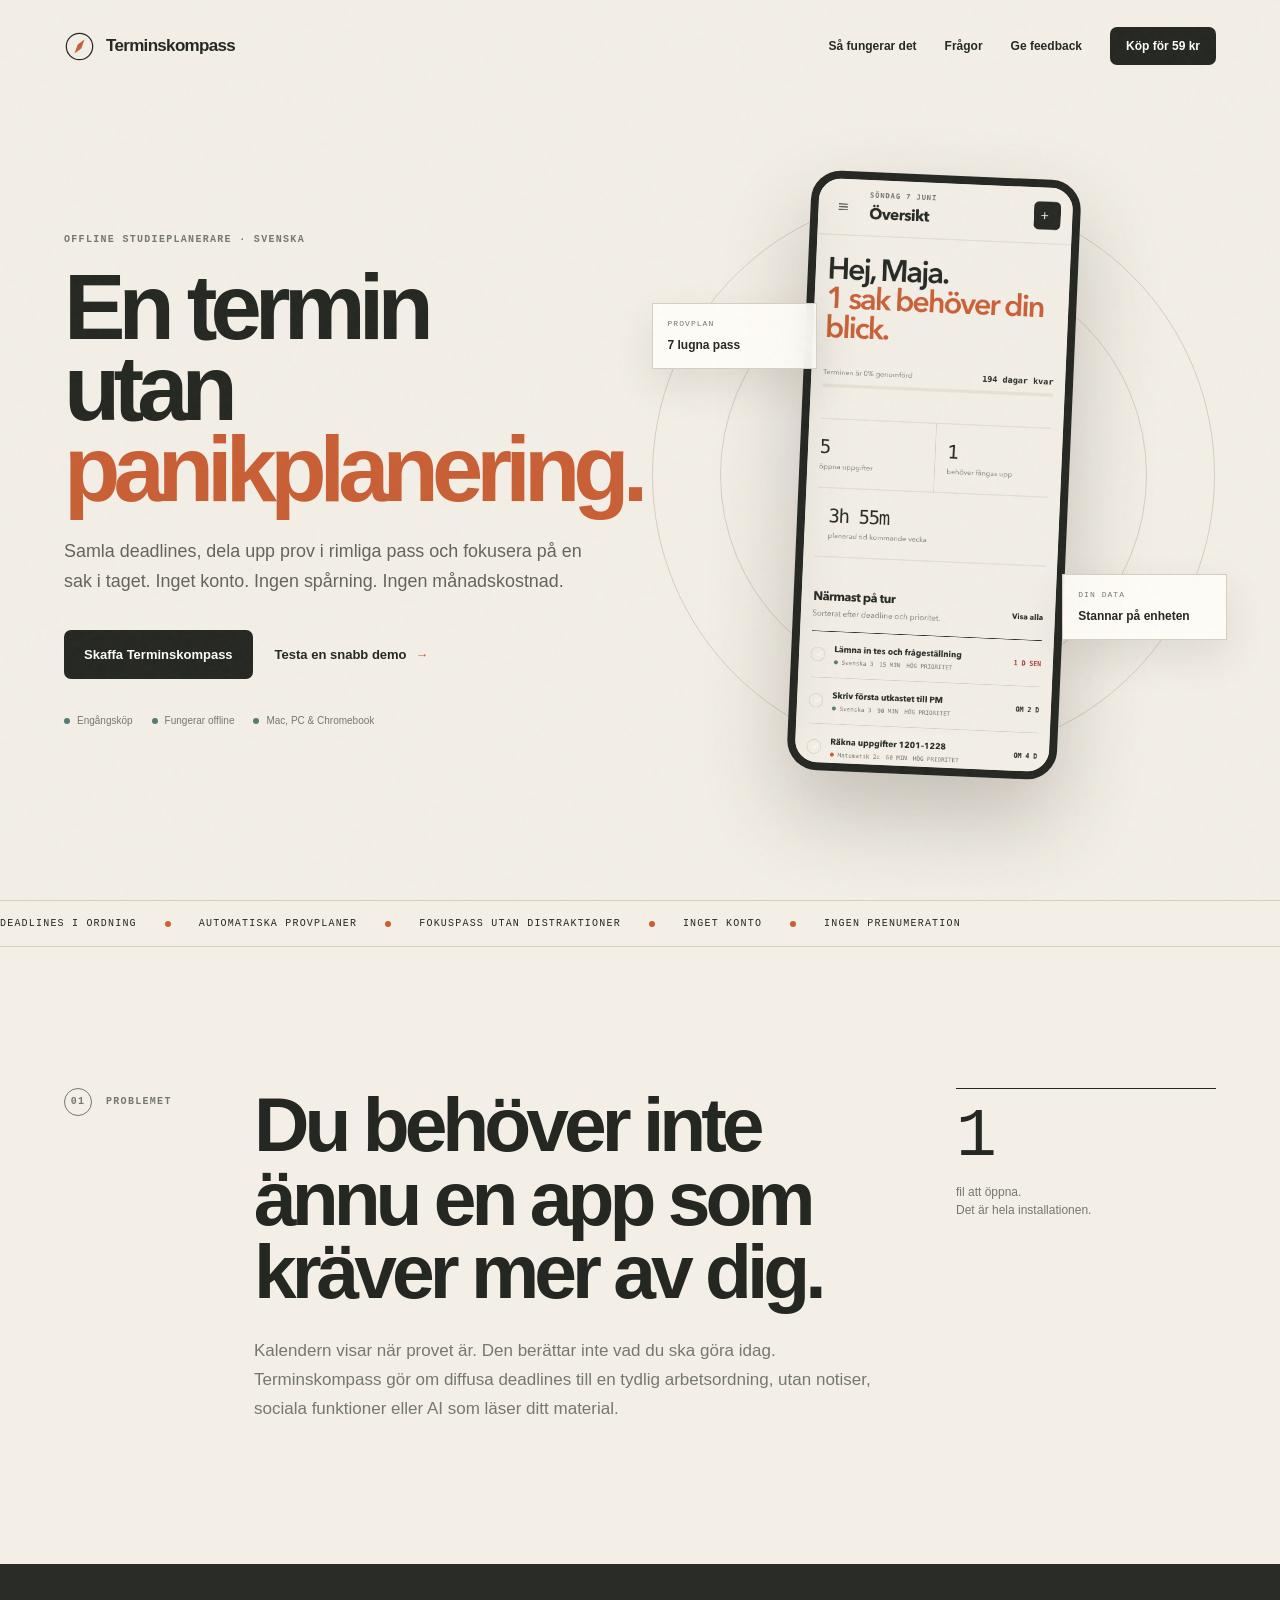
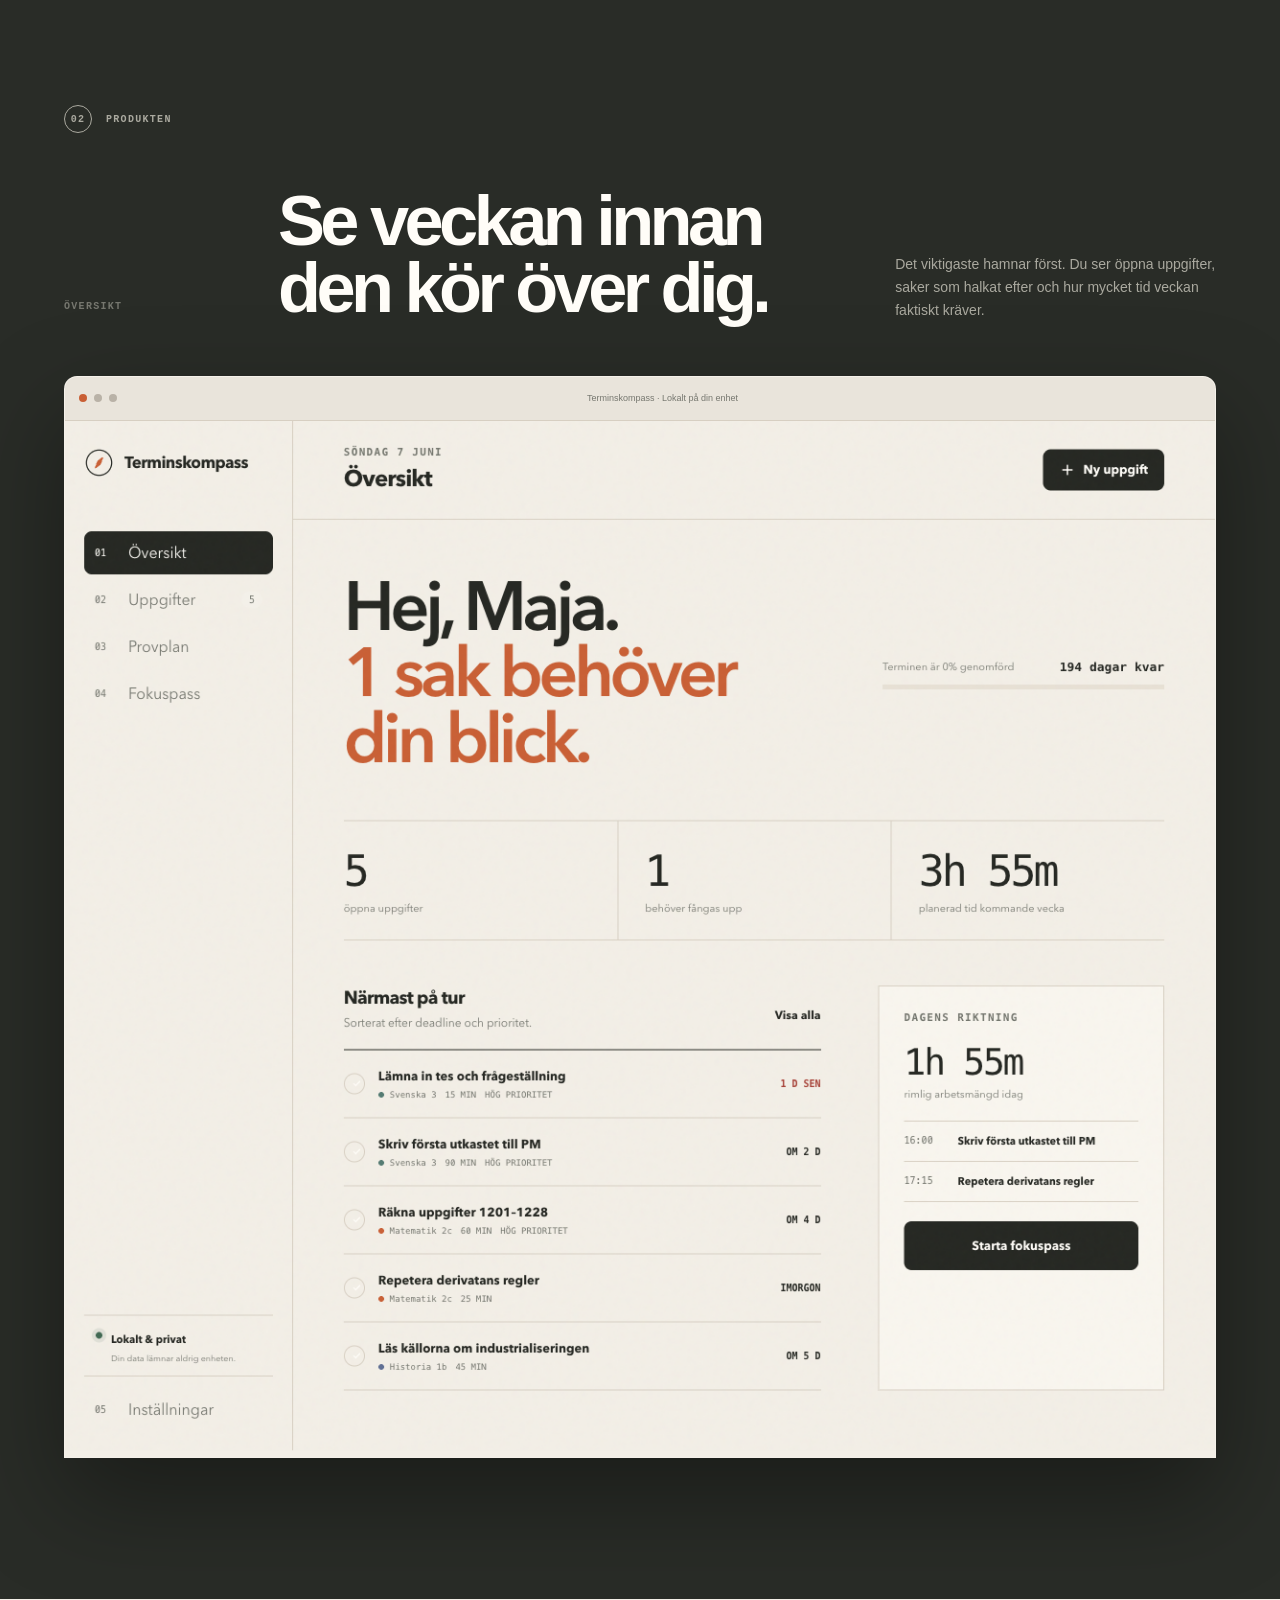
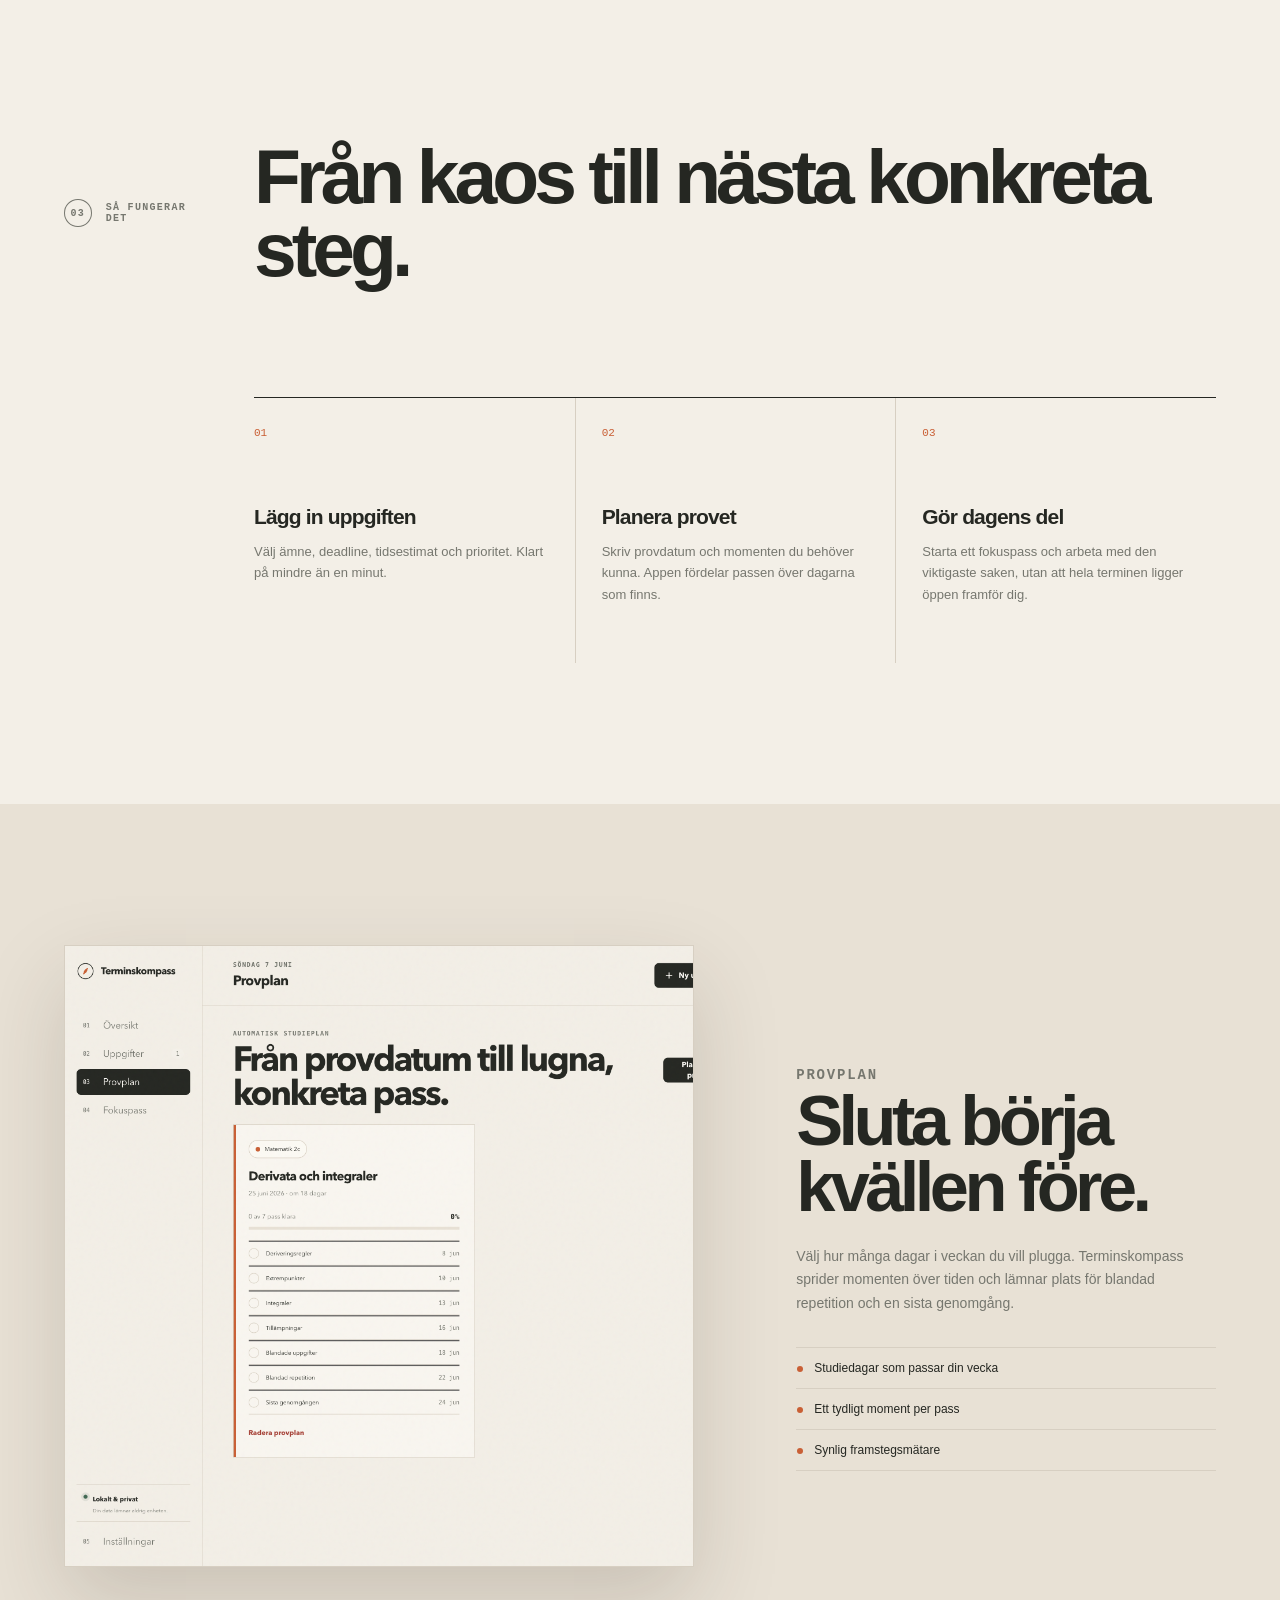
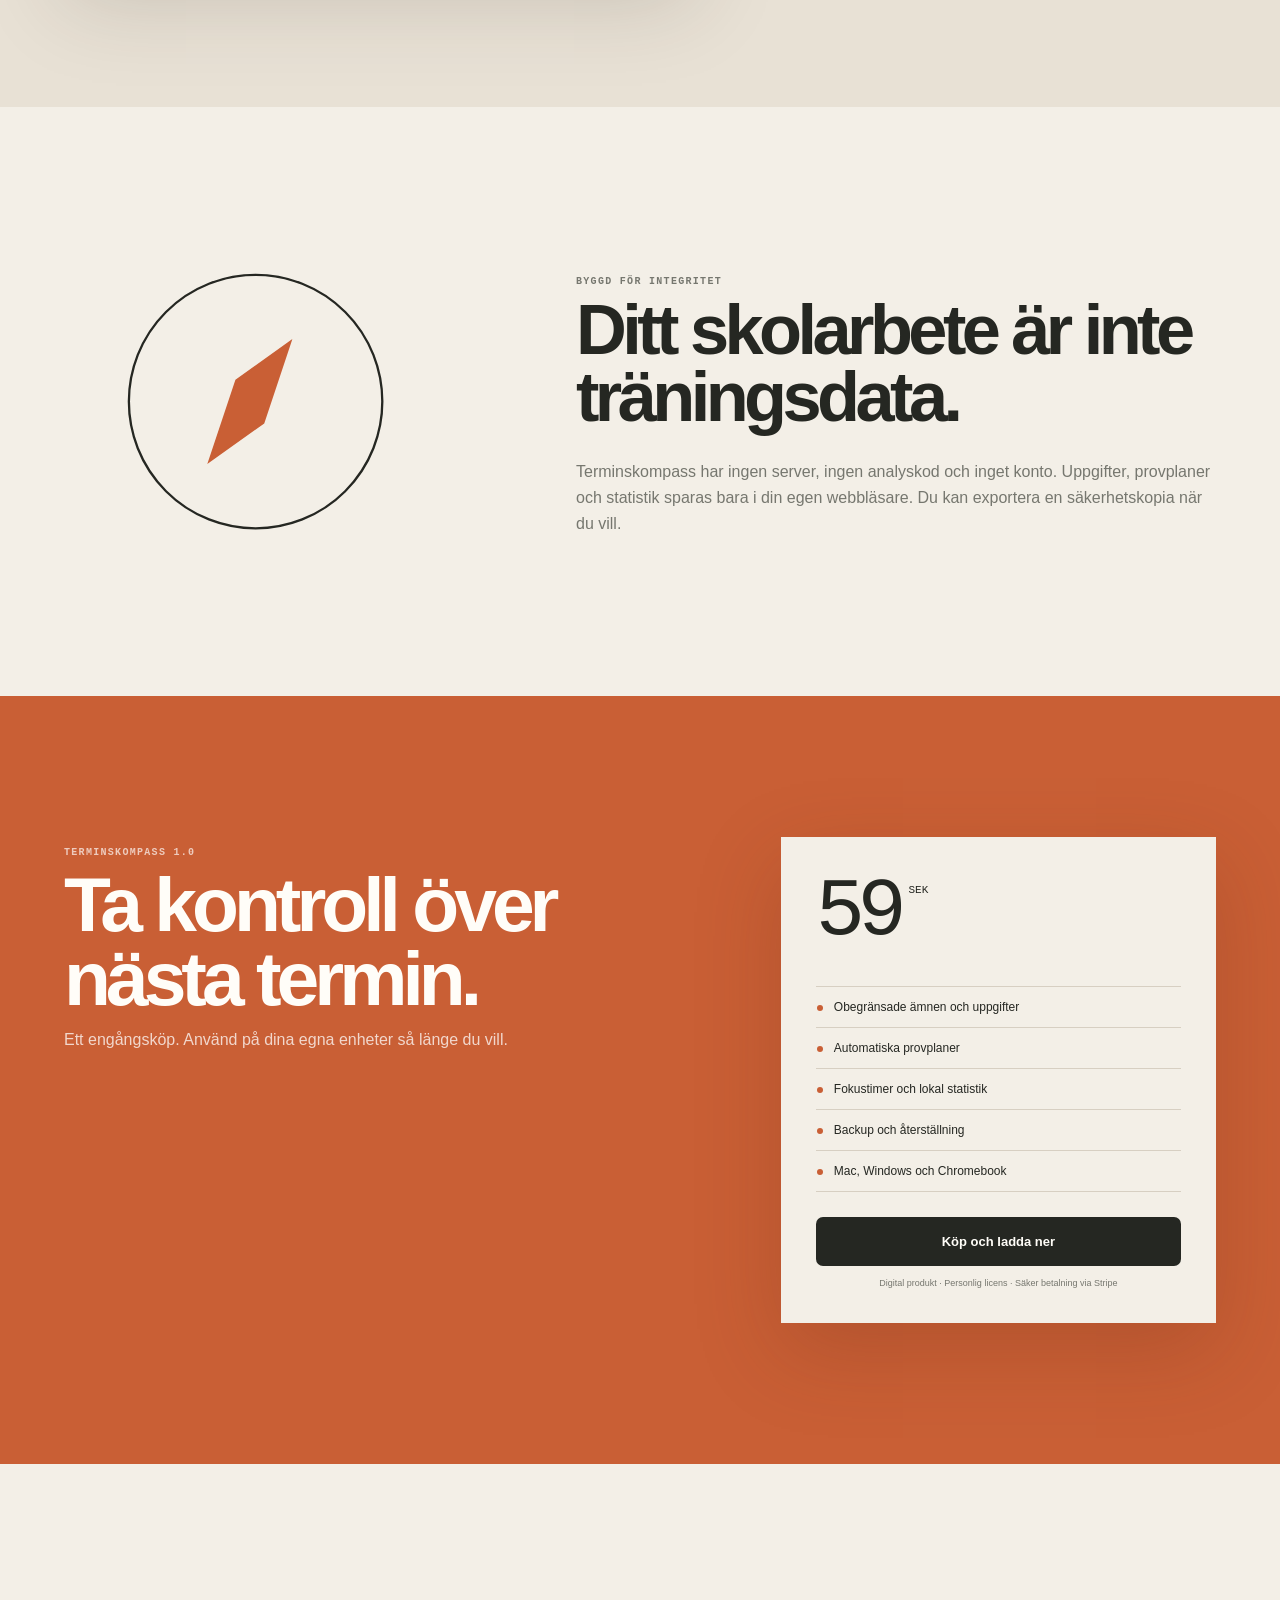
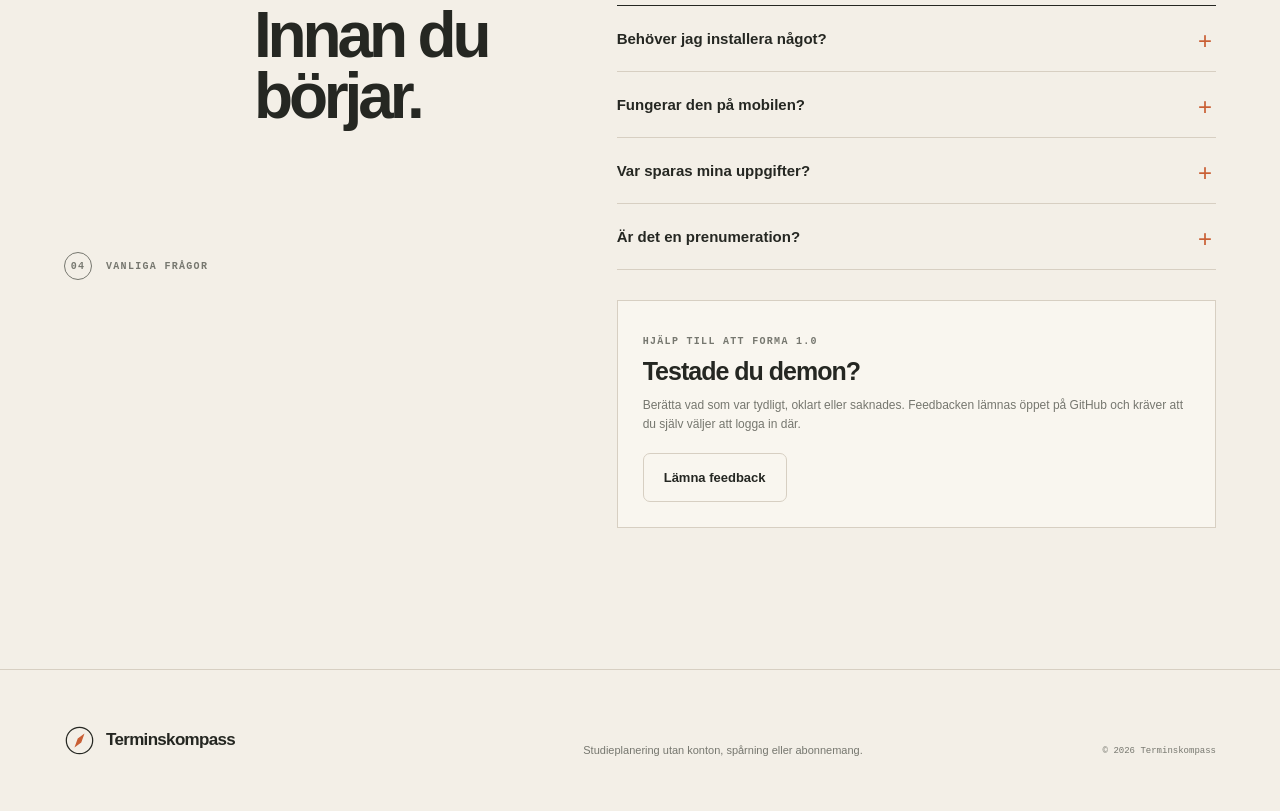
<file: index.html>
<!doctype html>
<html lang="sv">
<head>
  <meta charset="utf-8">
  <meta name="viewport" content="width=device-width, initial-scale=1">
  <meta name="description" content="Terminskompass är en svensk, privat studieplanerare som fungerar offline utan konto eller abonnemang.">
  <meta name="theme-color" content="#f3efe7">
  <meta name="robots" content="index, follow, max-image-preview:large">
  <link rel="canonical" href="https://rebal44.github.io/terminskompass/">
  <meta property="og:type" content="website">
  <meta property="og:locale" content="sv_SE">
  <meta property="og:site_name" content="Terminskompass">
  <meta property="og:title" content="Terminskompass — Studieplanering utan panik">
  <meta property="og:description" content="Svensk offline studieplanerare för deadlines, provplaner och fokuspass. Inget konto eller abonnemang.">
  <meta property="og:url" content="https://rebal44.github.io/terminskompass/">
  <meta property="og:image" content="https://rebal44.github.io/terminskompass/assets/share.png">
  <meta property="og:image:width" content="1200">
  <meta property="og:image:height" content="630">
  <meta property="og:image:alt" content="Terminskompass visar en lugn svensk studieöversikt med deadlines och dagens plan.">
  <meta name="twitter:card" content="summary_large_image">
  <meta name="twitter:title" content="Terminskompass — Studieplanering utan panik">
  <meta name="twitter:description" content="Svensk offline studieplanerare för deadlines, provplaner och fokuspass.">
  <meta name="twitter:image" content="https://rebal44.github.io/terminskompass/assets/share.png">
  <link rel="icon" href="data:image/svg+xml,%3Csvg xmlns='http://www.w3.org/2000/svg' viewBox='0 0 48 48'%3E%3Ccircle cx='24' cy='24' r='21' fill='%23f3efe7' stroke='%23252722' stroke-width='2'/%3E%3Cpath d='m31 14-5 14-9 7 5-14 9-7Z' fill='%23c95f35'/%3E%3C/svg%3E">
  <title>Terminskompass — Studieplanering utan panik</title>
  <link rel="stylesheet" href="site.css">
  <script type="application/ld+json">
    {
      "@context": "https://schema.org",
      "@type": "SoftwareApplication",
      "name": "Terminskompass",
      "applicationCategory": "EducationalApplication",
      "operatingSystem": "Any modern web browser",
      "inLanguage": "sv",
      "description": "En svensk offline studieplanerare för uppgifter, automatiska provplaner och fokuspass.",
      "url": "https://rebal44.github.io/terminskompass/",
      "screenshot": "https://rebal44.github.io/terminskompass/assets/dashboard.png",
      "softwareVersion": "1.0",
      "offers": {
        "@type": "Offer",
        "price": "59",
        "priceCurrency": "SEK",
        "availability": "https://schema.org/InStock"
      }
    }
  </script>
</head>
<body>
  <div class="grain" aria-hidden="true"></div>

  <header class="site-header">
    <a class="brand" href="#top" aria-label="Terminskompass">
      <svg viewBox="0 0 40 40" aria-hidden="true">
        <circle cx="20" cy="20" r="17"></circle>
        <path d="M24.8 13.2 21.6 22l-6.4 4.8 3.2-8.8 6.4-4.8Z"></path>
      </svg>
      <span>Terminskompass</span>
    </a>
    <nav aria-label="Huvudmeny">
      <a href="#sa-fungerar-det">Så fungerar det</a>
      <a href="#fragor">Frågor</a>
      <a href="https://github.com/Rebal44/terminskompass/issues/new?template=feedback.yml" target="_blank" rel="noopener">Ge feedback</a>
      <a class="header-buy" href="#kop">Köp för 59 kr</a>
    </nav>
  </header>

  <main id="top">
    <section class="hero">
      <div class="hero-copy reveal">
        <p class="eyebrow">OFFLINE STUDIEPLANERARE · SVENSKA</p>
        <h1>En termin utan <em>panikplanering.</em></h1>
        <p class="hero-intro">Samla deadlines, dela upp prov i rimliga pass och fokusera på en sak i taget. Inget konto. Ingen spårning. Ingen månadskostnad.</p>
        <div class="hero-actions">
          <a class="primary-button" href="#kop">Skaffa Terminskompass</a>
          <a class="text-link" href="demo.html">Testa en snabb demo <span>→</span></a>
        </div>
        <div class="trust-line">
          <span><i></i> Engångsköp</span>
          <span><i></i> Fungerar offline</span>
          <span><i></i> Mac, PC & Chromebook</span>
        </div>
      </div>
      <div class="hero-object reveal delay-1" aria-label="Förhandsvisning av Terminskompass">
        <div class="hero-ring"></div>
        <img src="assets/mobile.png" alt="Terminskompass på mobil med uppgifter och dagens studieplan">
        <div class="hero-note note-one">
          <span>PROVPLAN</span>
          <strong>7 lugna pass</strong>
        </div>
        <div class="hero-note note-two">
          <span>DIN DATA</span>
          <strong>Stannar på enheten</strong>
        </div>
      </div>
    </section>

    <section class="marquee" aria-label="Produktfördelar">
      <div>
        <span>DEADLINES I ORDNING</span>
        <i></i>
        <span>AUTOMATISKA PROVPLANER</span>
        <i></i>
        <span>FOKUSPASS UTAN DISTRAKTIONER</span>
        <i></i>
        <span>INGET KONTO</span>
        <i></i>
        <span>INGEN PRENUMERATION</span>
      </div>
    </section>

    <section class="problem section">
      <div class="section-label">
        <span>01</span>
        <p>PROBLEMET</p>
      </div>
      <div class="problem-copy reveal">
        <h2>Du behöver inte ännu en app som kräver mer av dig.</h2>
        <p>Kalendern visar när provet är. Den berättar inte vad du ska göra idag. Terminskompass gör om diffusa deadlines till en tydlig arbetsordning, utan notiser, sociala funktioner eller AI som läser ditt material.</p>
      </div>
      <div class="problem-stat reveal delay-1">
        <strong>1</strong>
        <span>fil att öppna.<br>Det är hela installationen.</span>
      </div>
    </section>

    <section id="sa-fungerar-det" class="product-showcase section">
      <div class="section-label light">
        <span>02</span>
        <p>PRODUKTEN</p>
      </div>
      <div class="showcase-copy reveal">
        <p class="eyebrow">ÖVERSIKT</p>
        <h2>Se veckan innan den kör över dig.</h2>
        <p>Det viktigaste hamnar först. Du ser öppna uppgifter, saker som halkat efter och hur mycket tid veckan faktiskt kräver.</p>
      </div>
      <div class="browser-frame reveal delay-1">
        <div class="browser-bar">
          <span></span><span></span><span></span>
          <p>Terminskompass · Lokalt på din enhet</p>
        </div>
        <img src="assets/dashboard.png" alt="Terminskompass översikt med deadlines, tidsestimat och dagens plan">
      </div>
    </section>

    <section class="steps section">
      <div class="section-label">
        <span>03</span>
        <p>SÅ FUNGERAR DET</p>
      </div>
      <div class="steps-intro reveal">
        <h2>Från kaos till nästa konkreta steg.</h2>
      </div>
      <ol class="step-list">
        <li class="reveal">
          <span class="step-number">01</span>
          <div>
            <h3>Lägg in uppgiften</h3>
            <p>Välj ämne, deadline, tidsestimat och prioritet. Klart på mindre än en minut.</p>
          </div>
        </li>
        <li class="reveal delay-1">
          <span class="step-number">02</span>
          <div>
            <h3>Planera provet</h3>
            <p>Skriv provdatum och momenten du behöver kunna. Appen fördelar passen över dagarna som finns.</p>
          </div>
        </li>
        <li class="reveal delay-2">
          <span class="step-number">03</span>
          <div>
            <h3>Gör dagens del</h3>
            <p>Starta ett fokuspass och arbeta med den viktigaste saken, utan att hela terminen ligger öppen framför dig.</p>
          </div>
        </li>
      </ol>
    </section>

    <section class="exam-feature section">
      <div class="exam-visual reveal">
        <img src="assets/provplan.png" alt="Automatisk provplan i Terminskompass med sju studiepass">
      </div>
      <div class="exam-copy reveal delay-1">
        <p class="eyebrow">PROVPLAN</p>
        <h2>Sluta börja kvällen före.</h2>
        <p>Välj hur många dagar i veckan du vill plugga. Terminskompass sprider momenten över tiden och lämnar plats för blandad repetition och en sista genomgång.</p>
        <ul>
          <li>Studiedagar som passar din vecka</li>
          <li>Ett tydligt moment per pass</li>
          <li>Synlig framstegsmätare</li>
        </ul>
      </div>
    </section>

    <section class="privacy section">
      <div class="privacy-mark reveal">
        <svg viewBox="0 0 160 160" aria-hidden="true">
          <circle cx="80" cy="80" r="66"></circle>
          <path d="M98 49 84 91l-28 20 14-42 28-20Z"></path>
        </svg>
      </div>
      <div class="privacy-copy reveal delay-1">
        <p class="eyebrow">BYGGD FÖR INTEGRITET</p>
        <h2>Ditt skolarbete är inte träningsdata.</h2>
        <p>Terminskompass har ingen server, ingen analyskod och inget konto. Uppgifter, provplaner och statistik sparas bara i din egen webbläsare. Du kan exportera en säkerhetskopia när du vill.</p>
      </div>
    </section>

    <section id="kop" class="buy section">
      <div class="buy-copy reveal">
        <p class="eyebrow">TERMINSKOMPASS 1.0</p>
        <h2>Ta kontroll över nästa termin.</h2>
        <p>Ett engångsköp. Använd på dina egna enheter så länge du vill.</p>
      </div>
      <div class="price-block reveal delay-1">
        <div class="price"><span>59</span><small>SEK</small></div>
        <ul>
          <li>Obegränsade ämnen och uppgifter</li>
          <li>Automatiska provplaner</li>
          <li>Fokustimer och lokal statistik</li>
          <li>Backup och återställning</li>
          <li>Mac, Windows och Chromebook</li>
        </ul>
        <button class="primary-button full" id="buy-button">Köp och ladda ner</button>
        <p class="buy-note">Digital produkt · Personlig licens · Säker betalning via Stripe</p>
      </div>
    </section>

    <section id="fragor" class="faq section">
      <div class="section-label">
        <span>04</span>
        <p>VANLIGA FRÅGOR</p>
      </div>
      <div class="faq-heading reveal">
        <h2>Innan du börjar.</h2>
      </div>
      <div class="faq-list">
        <details class="reveal">
          <summary>Behöver jag installera något?</summary>
          <p>Nej. Packa upp mappen och dubbelklicka på <strong>index.html</strong>. Appen öppnas i Chrome, Edge, Safari eller Firefox.</p>
        </details>
        <details class="reveal">
          <summary>Fungerar den på mobilen?</summary>
          <p>Ja, gränssnittet anpassar sig till mobil. För enklast lokal lagring rekommenderas dator eller Chromebook som huvudenhet.</p>
        </details>
        <details class="reveal">
          <summary>Var sparas mina uppgifter?</summary>
          <p>I webbläsarens lokala lagring på din enhet. Exportera en backupfil under Inställningar innan du rensar webbläsardata eller byter enhet.</p>
        </details>
        <details class="reveal">
          <summary>Är det en prenumeration?</summary>
          <p>Nej. Priset är ett engångsköp för version 1.0 och personlig användning.</p>
        </details>
        <div class="feedback-callout">
          <p class="eyebrow">HJÄLP TILL ATT FORMA 1.0</p>
          <h3>Testade du demon?</h3>
          <p>Berätta vad som var tydligt, oklart eller saknades. Feedbacken lämnas öppet på GitHub och kräver att du själv väljer att logga in där.</p>
          <a class="secondary-button" href="https://github.com/Rebal44/terminskompass/issues/new?template=feedback.yml" target="_blank" rel="noopener">Lämna feedback</a>
        </div>
      </div>
    </section>
  </main>

  <footer>
    <a class="brand" href="#top">
      <svg viewBox="0 0 40 40" aria-hidden="true">
        <circle cx="20" cy="20" r="17"></circle>
        <path d="M24.8 13.2 21.6 22l-6.4 4.8 3.2-8.8 6.4-4.8Z"></path>
      </svg>
      <span>Terminskompass</span>
    </a>
    <p>Studieplanering utan konton, spårning eller abonnemang.</p>
    <small>© 2026 Terminskompass</small>
  </footer>

  <dialog id="checkout-pending">
    <button id="close-dialog" aria-label="Stäng">×</button>
    <p class="eyebrow">CHECKOUT FÖRBEREDS</p>
    <h2>Produkten är klar. Betalningslänken kopplas in nu.</h2>
    <p>Den här sidan är tekniskt redo, men köpknappen aktiveras först när ett behörigt sälj- och utbetalningskonto har anslutits.</p>
    <a class="secondary-button" href="demo.html">Testa demon under tiden</a>
  </dialog>

  <script src="site.js"></script>
</body>
</html>
</file>
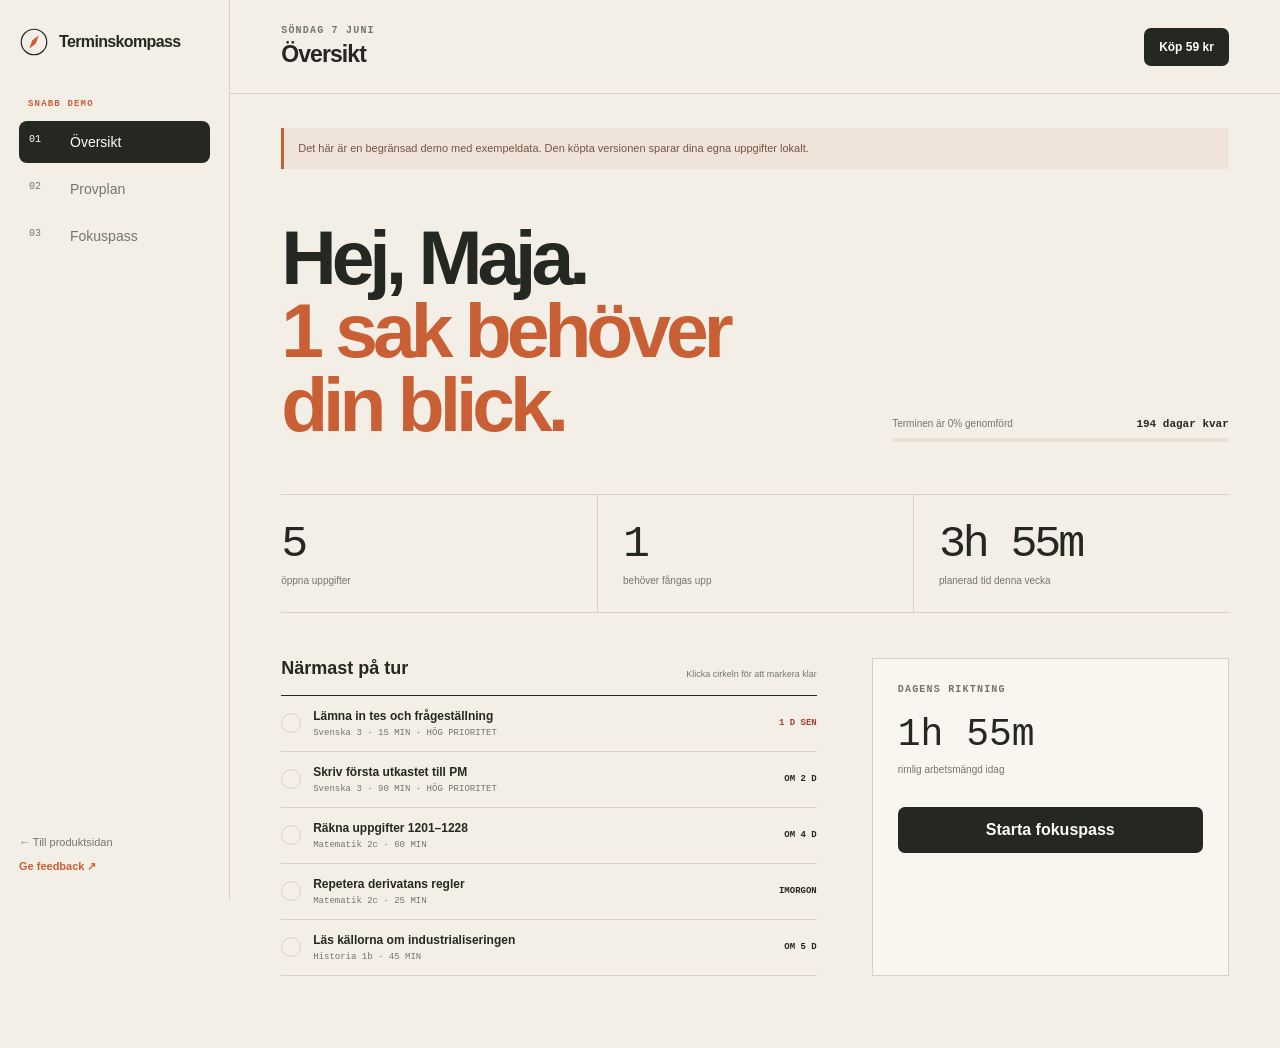
<file: demo.html>
<!doctype html>
<html lang="sv">
<head>
  <meta charset="utf-8">
  <meta name="viewport" content="width=device-width, initial-scale=1">
  <meta name="theme-color" content="#f3efe7">
  <meta name="description" content="Testa en interaktiv demo av Terminskompass, en svensk offline studieplanerare.">
  <meta name="robots" content="index, follow">
  <link rel="canonical" href="https://rebal44.github.io/terminskompass/demo.html">
  <meta property="og:type" content="website">
  <meta property="og:locale" content="sv_SE">
  <meta property="og:title" content="Testa Terminskompass">
  <meta property="og:description" content="Markera uppgifter, prova en automatisk provplan och starta ett fokuspass. Ingen registrering.">
  <meta property="og:url" content="https://rebal44.github.io/terminskompass/demo.html">
  <meta property="og:image" content="https://rebal44.github.io/terminskompass/assets/share.png">
  <title>Testa Terminskompass</title>
  <link rel="icon" href="data:image/svg+xml,%3Csvg xmlns='http://www.w3.org/2000/svg' viewBox='0 0 48 48'%3E%3Ccircle cx='24' cy='24' r='21' fill='%23f3efe7' stroke='%23252722' stroke-width='2'/%3E%3Cpath d='m31 14-5 14-9 7 5-14 9-7Z' fill='%23c95f35'/%3E%3C/svg%3E">
  <link rel="stylesheet" href="demo.css">
</head>
<body>
  <aside>
    <a class="brand" href="index.html">
      <svg viewBox="0 0 40 40" aria-hidden="true"><circle cx="20" cy="20" r="17"></circle><path d="M24.8 13.2 21.6 22l-6.4 4.8 3.2-8.8 6.4-4.8Z"></path></svg>
      <span>Terminskompass</span>
    </a>
    <p class="demo-badge">SNABB DEMO</p>
    <nav>
      <button class="active" data-view="overview">01 <span>Översikt</span></button>
      <button data-view="plan">02 <span>Provplan</span></button>
      <button data-view="focus">03 <span>Fokuspass</span></button>
    </nav>
    <a class="back-link" href="index.html">← Till produktsidan</a>
    <a class="feedback-link" href="https://github.com/Rebal44/terminskompass/issues/new?template=feedback.yml" target="_blank" rel="noopener">Ge feedback ↗</a>
  </aside>

  <main>
    <header>
      <button id="menu-button" aria-label="Öppna meny">☰</button>
      <div>
        <p>SÖNDAG 7 JUNI</p>
        <h1 id="view-title">Översikt</h1>
      </div>
      <a href="index.html#kop">Köp 59 kr</a>
    </header>

    <section id="overview" class="view active">
      <div class="demo-notice">Det här är en begränsad demo med exempeldata. Den köpta versionen sparar dina egna uppgifter lokalt.</div>
      <div class="hero">
        <h2>Hej, Maja.<br><em>1 sak behöver din blick.</em></h2>
        <div><span>Terminen är 0% genomförd</span><strong>194 dagar kvar</strong><i></i></div>
      </div>
      <div class="metrics">
        <div><strong>5</strong><span>öppna uppgifter</span></div>
        <div><strong>1</strong><span>behöver fångas upp</span></div>
        <div><strong>3h 55m</strong><span>planerad tid denna vecka</span></div>
      </div>
      <div class="task-area">
        <div>
          <div class="section-title"><h3>Närmast på tur</h3><span>Klicka cirkeln för att markera klar</span></div>
          <div id="demo-tasks"></div>
        </div>
        <div class="today-card">
          <p>DAGENS RIKTNING</p>
          <strong>1h 55m</strong>
          <span>rimlig arbetsmängd idag</span>
          <button data-view="focus">Starta fokuspass</button>
        </div>
      </div>
    </section>

    <section id="plan" class="view">
      <div class="demo-notice">Premiumversionen skapar denna plan automatiskt från provdatum, moment och valda studiedagar.</div>
      <div class="plan-heading">
        <p>AUTOMATISK STUDIEPLAN</p>
        <h2>Från provdatum till lugna, konkreta pass.</h2>
      </div>
      <article class="exam-card">
        <span class="subject">Matematik 2c</span>
        <h3>Derivata och integraler</h3>
        <p>25 juni 2026 · om 18 dagar</p>
        <div class="progress"><span id="plan-progress">0 av 7 pass klara</span><strong id="plan-percent">0%</strong><i><b id="plan-bar"></b></i></div>
        <div id="sessions"></div>
      </article>
    </section>

    <section id="focus" class="view">
      <div class="focus-layout">
        <div>
          <p class="label">OSTÖRT ARBETE</p>
          <div class="timer-options">
            <button data-minutes="15">15 MIN</button>
            <button class="active" data-minutes="25">25 MIN</button>
            <button data-minutes="45">45 MIN</button>
          </div>
          <div id="timer">25:00</div>
          <div class="timer-actions">
            <button id="timer-toggle">Starta</button>
            <button id="timer-reset">Nollställ</button>
          </div>
        </div>
        <div class="focus-copy">
          <p class="label">EN SAK I TAGET</p>
          <h2>Skriv första utkastet till PM</h2>
          <p>Stäng flikar som inte behövs och arbeta med en tydlig sak tills tiden är slut.</p>
        </div>
      </div>
    </section>
  </main>
  <script src="demo.js"></script>
</body>
</html>
</file>
<file: site.css>
:root {
  --paper: #f3efe7;
  --paper-deep: #e8e1d5;
  --ink: #252722;
  --muted: #76776f;
  --line: #d7cfc2;
  --accent: #c95f35;
  --white: #fffdf8;
  --dark: #292c27;
}

* { box-sizing: border-box; }

html {
  scroll-behavior: smooth;
}

body {
  margin: 0;
  min-width: 320px;
  overflow-x: hidden;
  background: var(--paper);
  color: var(--ink);
  font-family: "Avenir Next", Avenir, "Segoe UI", sans-serif;
  -webkit-font-smoothing: antialiased;
}

img { display: block; max-width: 100%; }
a { color: inherit; }
button { font: inherit; }

.grain {
  position: fixed;
  inset: 0;
  z-index: 100;
  pointer-events: none;
  opacity: 0.032;
  background-image: url("data:image/svg+xml,%3Csvg viewBox='0 0 180 180' xmlns='http://www.w3.org/2000/svg'%3E%3Cfilter id='n'%3E%3CfeTurbulence type='fractalNoise' baseFrequency='.8' numOctaves='3' stitchTiles='stitch'/%3E%3C/filter%3E%3Crect width='100%25' height='100%25' filter='url(%23n)'/%3E%3C/svg%3E");
}

.site-header {
  position: absolute;
  inset: 0 0 auto;
  z-index: 10;
  height: 92px;
  display: flex;
  align-items: center;
  justify-content: space-between;
  max-width: 1440px;
  margin: 0 auto;
  padding: 0 clamp(24px, 5vw, 76px);
}

.brand {
  display: inline-flex;
  align-items: center;
  gap: 11px;
  color: var(--ink);
  font-size: 17px;
  font-weight: 750;
  letter-spacing: -0.04em;
  text-decoration: none;
}

.brand svg {
  width: 31px;
  height: 31px;
  fill: none;
  stroke: currentColor;
  stroke-width: 1.6;
}

.brand path {
  fill: var(--accent);
  stroke: var(--accent);
}

.site-header nav {
  display: flex;
  align-items: center;
  gap: 28px;
}

.site-header nav a {
  font-size: 12px;
  font-weight: 650;
  text-decoration: none;
}

.site-header nav a:not(.header-buy):hover {
  color: var(--accent);
}

.header-buy {
  padding: 12px 16px;
  border-radius: 7px;
  background: var(--ink);
  color: var(--white);
}

.hero {
  min-height: 100dvh;
  display: grid;
  grid-template-columns: minmax(0, 1.02fr) minmax(420px, 0.98fr);
  align-items: center;
  max-width: 1440px;
  margin: 0 auto;
  padding: 120px clamp(24px, 5vw, 76px) 70px;
}

.hero > * {
  min-width: 0;
}

.hero-copy {
  position: relative;
  z-index: 2;
  padding-right: clamp(0px, 4vw, 60px);
}

.eyebrow,
.section-label {
  color: var(--muted);
  font-family: "SFMono-Regular", Consolas, monospace;
  font-size: 10px;
  font-weight: 700;
  letter-spacing: 0.13em;
}

.hero h1 {
  max-width: 760px;
  margin: 22px 0 27px;
  font-size: clamp(61px, 7.2vw, 106px);
  font-weight: 570;
  letter-spacing: -0.075em;
  line-height: 0.88;
}

.hero h1 em {
  color: var(--accent);
  font-style: normal;
}

.hero-intro {
  max-width: 620px;
  margin: 0;
  color: #62645d;
  font-size: clamp(16px, 1.4vw, 19px);
  line-height: 1.65;
}

.hero-actions {
  display: flex;
  align-items: center;
  gap: 22px;
  margin-top: 34px;
}

.primary-button,
.secondary-button {
  min-height: 49px;
  display: inline-flex;
  align-items: center;
  justify-content: center;
  padding: 0 20px;
  border: 0;
  border-radius: 7px;
  cursor: pointer;
  font-size: 13px;
  font-weight: 750;
  text-decoration: none;
  transition: transform 180ms ease, background 180ms ease;
}

.primary-button {
  background: var(--ink);
  color: var(--white);
}

.primary-button:hover { background: var(--accent); }
.primary-button:active, .secondary-button:active { transform: translateY(1px) scale(.985); }
.primary-button.full { width: 100%; }

.secondary-button {
  border: 1px solid var(--line);
  background: transparent;
}

.text-link {
  padding: 10px 0;
  font-size: 13px;
  font-weight: 700;
  text-decoration: none;
}

.text-link span {
  display: inline-block;
  margin-left: 5px;
  color: var(--accent);
  transition: transform 180ms ease;
}

.text-link:hover span { transform: translateX(4px); }

.trust-line {
  display: flex;
  flex-wrap: wrap;
  gap: 19px;
  margin-top: 36px;
  color: var(--muted);
  font-size: 10px;
}

.trust-line span {
  display: inline-flex;
  align-items: center;
  gap: 7px;
}

.trust-line i {
  width: 6px;
  height: 6px;
  border-radius: 50%;
  background: #547b72;
}

.hero-object {
  position: relative;
  min-height: 660px;
  display: grid;
  place-items: center;
}

.hero-ring {
  position: absolute;
  width: min(44vw, 610px);
  height: min(44vw, 610px);
  border: 1px solid var(--line);
  border-radius: 50%;
}

.hero-ring::before,
.hero-ring::after {
  position: absolute;
  inset: 12%;
  border: 1px solid var(--line);
  border-radius: 50%;
  content: "";
}

.hero-ring::after {
  inset: 28%;
  border-color: var(--accent);
}

.hero-object > img {
  position: relative;
  z-index: 2;
  width: 270px;
  max-height: 600px;
  object-fit: cover;
  object-position: top;
  border: 8px solid var(--ink);
  border-radius: 30px;
  box-shadow: 0 40px 85px rgba(49, 40, 28, 0.24);
  transform: rotate(2.5deg);
}

.hero-note {
  position: absolute;
  z-index: 3;
  min-width: 165px;
  padding: 15px;
  border: 1px solid var(--line);
  background: rgba(255, 253, 248, 0.91);
  backdrop-filter: blur(10px);
  box-shadow: 0 16px 40px rgba(50, 43, 33, 0.1);
}

.hero-note span {
  display: block;
  margin-bottom: 7px;
  color: var(--muted);
  font-family: "SFMono-Regular", Consolas, monospace;
  font-size: 8px;
  letter-spacing: 0.13em;
}

.hero-note strong { font-size: 12px; }
.note-one { top: 24%; left: 0; }
.note-two { right: -2%; bottom: 25%; }

.marquee {
  overflow: hidden;
  border-top: 1px solid var(--line);
  border-bottom: 1px solid var(--line);
}

.marquee > div {
  width: max-content;
  display: flex;
  align-items: center;
  gap: 28px;
  padding: 17px 0;
  animation: marquee 28s linear infinite;
}

.marquee span {
  font-family: "SFMono-Regular", Consolas, monospace;
  font-size: 10px;
  letter-spacing: 0.12em;
}

.marquee i {
  width: 6px;
  height: 6px;
  border-radius: 50%;
  background: var(--accent);
}

@keyframes marquee {
  from { transform: translateX(0); }
  to { transform: translateX(-28%); }
}

.section {
  max-width: 1440px;
  margin: 0 auto;
  padding: clamp(90px, 11vw, 165px) clamp(24px, 5vw, 76px);
}

.section-label {
  display: flex;
  gap: 14px;
  align-items: center;
}

.section-label span {
  width: 28px;
  height: 28px;
  display: grid;
  place-items: center;
  border: 1px solid currentColor;
  border-radius: 50%;
}

.section-label p { margin: 0; }

.problem {
  display: grid;
  grid-template-columns: 150px minmax(0, 1fr) 260px;
  gap: 40px;
  align-items: start;
}

.problem-copy h2,
.steps-intro h2,
.buy-copy h2,
.faq-heading h2 {
  max-width: 900px;
  margin: 0;
  font-size: clamp(43px, 6vw, 82px);
  font-weight: 570;
  letter-spacing: -0.065em;
  line-height: 0.96;
}

.problem-copy > p {
  max-width: 650px;
  margin: 28px 0 0;
  color: var(--muted);
  font-size: 17px;
  line-height: 1.7;
}

.problem-stat {
  padding-top: 9px;
  border-top: 1px solid var(--ink);
}

.problem-stat strong {
  display: block;
  font-family: "SFMono-Regular", Consolas, monospace;
  font-size: 68px;
  font-weight: 400;
  letter-spacing: -0.08em;
}

.problem-stat span {
  display: block;
  margin-top: 8px;
  color: var(--muted);
  font-size: 12px;
  line-height: 1.55;
}

.product-showcase {
  max-width: none;
  overflow: hidden;
  background: var(--dark);
  color: var(--white);
}

.product-showcase > * {
  max-width: 1288px;
  margin-left: auto;
  margin-right: auto;
}

.section-label.light { color: #aaa99f; }

.showcase-copy {
  display: grid;
  grid-template-columns: 180px minmax(0, 1fr) minmax(260px, 0.55fr);
  gap: 34px;
  align-items: end;
  margin-top: 55px;
  margin-bottom: 54px;
}

.showcase-copy h2,
.exam-copy h2,
.privacy-copy h2 {
  margin: 0;
  font-size: clamp(44px, 5.5vw, 76px);
  font-weight: 570;
  letter-spacing: -0.065em;
  line-height: 0.95;
}

.showcase-copy > p:last-child,
.exam-copy > p,
.privacy-copy > p:last-child {
  margin: 0;
  color: #aaa99f;
  font-size: 14px;
  line-height: 1.65;
}

.browser-frame {
  overflow: hidden;
  border: 1px solid rgba(255, 255, 255, 0.13);
  border-radius: 13px 13px 0 0;
  background: var(--paper);
  box-shadow: 0 40px 100px rgba(0, 0, 0, 0.35);
}

.browser-bar {
  height: 44px;
  display: flex;
  align-items: center;
  gap: 7px;
  padding: 0 14px;
  border-bottom: 1px solid var(--line);
  background: #e9e4db;
}

.browser-bar span {
  width: 8px;
  height: 8px;
  border-radius: 50%;
  background: #b9b2a7;
}

.browser-bar span:first-child { background: var(--accent); }

.browser-bar p {
  margin: 0 auto;
  color: var(--muted);
  font-size: 9px;
}

.steps {
  display: grid;
  grid-template-columns: 150px minmax(0, 1fr);
  gap: 40px;
}

.steps-intro { grid-column: 2; }

.step-list {
  grid-column: 2;
  display: grid;
  grid-template-columns: repeat(3, 1fr);
  gap: 0;
  margin: 70px 0 0;
  padding: 0;
  list-style: none;
  border-top: 1px solid var(--ink);
}

.step-list li {
  min-height: 265px;
  padding: 24px 26px 28px 0;
}

.step-list li + li {
  padding-left: 26px;
  border-left: 1px solid var(--line);
}

.step-number {
  color: var(--accent);
  font-family: "SFMono-Regular", Consolas, monospace;
  font-size: 11px;
}

.step-list h3 {
  margin: 65px 0 12px;
  font-size: 21px;
  letter-spacing: -0.04em;
}

.step-list p {
  max-width: 300px;
  margin: 0;
  color: var(--muted);
  font-size: 13px;
  line-height: 1.65;
}

.exam-feature {
  max-width: none;
  display: grid;
  grid-template-columns: minmax(0, 1.2fr) minmax(360px, 0.8fr);
  gap: clamp(50px, 8vw, 130px);
  align-items: center;
  background: var(--paper-deep);
}

.exam-visual {
  overflow: hidden;
  border: 1px solid var(--line);
  box-shadow: 0 35px 80px rgba(53, 44, 32, 0.17);
}

.exam-visual img {
  width: 100%;
  min-height: 620px;
  object-fit: cover;
  object-position: left top;
}

.exam-copy p { margin-top: 24px; color: var(--muted); }

.exam-copy ul,
.price-block ul {
  margin: 32px 0 0;
  padding: 0;
  list-style: none;
  border-top: 1px solid var(--line);
}

.exam-copy li,
.price-block li {
  position: relative;
  padding: 13px 0 13px 18px;
  border-bottom: 1px solid var(--line);
  font-size: 12px;
}

.exam-copy li::before,
.price-block li::before {
  position: absolute;
  top: 18px;
  left: 1px;
  width: 6px;
  height: 6px;
  border-radius: 50%;
  background: var(--accent);
  content: "";
}

.privacy {
  display: grid;
  grid-template-columns: minmax(300px, 0.75fr) minmax(0, 1.25fr);
  gap: clamp(50px, 10vw, 160px);
  align-items: center;
}

.privacy-mark {
  display: grid;
  place-items: center;
}

.privacy-mark svg {
  width: min(360px, 80%);
  fill: none;
  stroke: var(--ink);
  stroke-width: 1.2;
  animation: slow-turn 24s linear infinite;
}

.privacy-mark path {
  fill: var(--accent);
  stroke: var(--accent);
}

@keyframes slow-turn {
  to { transform: rotate(360deg); }
}

.privacy-copy > p:last-child {
  max-width: 680px;
  margin-top: 28px;
  color: var(--muted);
  font-size: 16px;
}

.buy {
  max-width: none;
  display: grid;
  grid-template-columns: minmax(0, 1.15fr) minmax(340px, 0.85fr);
  gap: clamp(50px, 10vw, 150px);
  background: var(--accent);
  color: var(--white);
}

.buy .eyebrow { color: rgba(255, 255, 255, 0.68); }
.buy-copy p:last-child { color: rgba(255, 255, 255, 0.75); }

.price-block {
  padding: 35px;
  background: var(--paper);
  color: var(--ink);
  box-shadow: 0 28px 80px rgba(99, 43, 21, 0.22);
}

.price {
  display: flex;
  align-items: flex-start;
  gap: 9px;
}

.price span {
  font-family: "SFMono-Regular", Consolas, monospace;
  font-size: 82px;
  letter-spacing: -0.09em;
  line-height: 1;
}

.price small {
  margin-top: 12px;
  font-family: "SFMono-Regular", Consolas, monospace;
  font-size: 11px;
}

.price-block ul { margin-bottom: 25px; }

.buy-note {
  margin: 12px 0 0;
  color: var(--muted);
  text-align: center;
  font-size: 9px;
}

.faq {
  display: grid;
  grid-template-columns: 150px minmax(280px, 0.7fr) minmax(400px, 1.3fr);
  gap: 40px;
}

.faq-heading h2 { font-size: clamp(42px, 5vw, 68px); }
.faq-list { border-top: 1px solid var(--ink); }

details { border-bottom: 1px solid var(--line); }

summary {
  position: relative;
  padding: 24px 42px 24px 0;
  cursor: pointer;
  font-size: 15px;
  font-weight: 700;
  list-style: none;
}

summary::-webkit-details-marker { display: none; }

summary::after {
  position: absolute;
  top: 21px;
  right: 4px;
  color: var(--accent);
  content: "+";
  font-size: 24px;
  font-weight: 400;
}

details[open] summary::after { content: "−"; }

details p {
  margin: -5px 0 24px;
  padding-right: 40px;
  color: var(--muted);
  font-size: 13px;
  line-height: 1.7;
}

.feedback-callout {
  margin-top: 30px;
  padding: 25px;
  border: 1px solid var(--line);
  background: rgba(255, 253, 248, .52);
}

.feedback-callout h3 {
  margin: 10px 0;
  font-size: 25px;
  letter-spacing: -.04em;
}

.feedback-callout > p:not(.eyebrow) {
  margin: 0 0 18px;
  color: var(--muted);
  font-size: 12px;
  line-height: 1.65;
}

footer {
  display: grid;
  grid-template-columns: 1fr 1fr auto;
  align-items: end;
  gap: 30px;
  padding: 55px clamp(24px, 5vw, 76px);
  border-top: 1px solid var(--line);
}

footer p {
  max-width: 340px;
  margin: 0;
  color: var(--muted);
  font-size: 11px;
}

footer small {
  color: var(--muted);
  font-family: "SFMono-Regular", Consolas, monospace;
  font-size: 9px;
}

dialog {
  width: min(520px, calc(100vw - 32px));
  padding: 34px;
  border: 1px solid var(--line);
  border-radius: 12px;
  background: var(--paper);
  color: var(--ink);
  box-shadow: 0 30px 100px rgba(32, 29, 24, .25);
}

dialog::backdrop {
  background: rgba(27, 28, 24, .58);
  backdrop-filter: blur(4px);
}

dialog #close-dialog {
  position: absolute;
  top: 15px;
  right: 17px;
  border: 0;
  background: transparent;
  cursor: pointer;
  font-size: 24px;
}

dialog h2 {
  margin: 14px 0;
  font-size: 34px;
  letter-spacing: -.05em;
}

dialog > p:not(.eyebrow) {
  color: var(--muted);
  font-size: 13px;
  line-height: 1.65;
}

.reveal {
  opacity: 1;
  transform: translateY(0);
  transition: opacity 700ms cubic-bezier(.16, 1, .3, 1), transform 700ms cubic-bezier(.16, 1, .3, 1);
}

.reveal.visible {
  opacity: 1;
  transform: translateY(0);
}

.delay-1 { transition-delay: 110ms; }
.delay-2 { transition-delay: 220ms; }

@media (max-width: 960px) {
  .hero {
    grid-template-columns: 1fr;
    padding-top: 130px;
  }

  .hero-object {
    min-height: 650px;
    margin-top: 30px;
  }

  .hero-ring {
    width: min(620px, 90vw);
    height: min(620px, 90vw);
  }

  .problem,
  .steps,
  .showcase-copy,
  .exam-feature,
  .privacy,
  .buy,
  .faq {
    grid-template-columns: 1fr;
  }

  .problem-copy,
  .problem-stat,
  .steps-intro,
  .step-list {
    grid-column: auto;
  }

  .problem-stat { max-width: 260px; }
  .showcase-copy { align-items: start; }
  .step-list { margin-top: 38px; }
  .exam-copy { max-width: 700px; }
  .privacy-mark { order: 2; }
  .price-block { max-width: 560px; }
  .faq-list { max-width: 760px; }
}

@media (max-width: 680px) {
  .site-header { height: 74px; }
  .site-header nav a:not(.header-buy) { display: none; }
  .site-header nav { gap: 0; }
  .brand { font-size: 15px; }
  .brand svg { width: 27px; }
  .header-buy { padding: 10px 12px; font-size: 11px !important; }

  .hero {
    width: 100%;
    min-height: auto;
    padding-top: 120px;
  }

  .hero-copy,
  .hero-object {
    width: 100%;
    min-width: 0;
  }

  .hero .eyebrow {
    overflow-wrap: anywhere;
  }

  .hero h1 { font-size: clamp(52px, 15vw, 68px); }
  .hero h1 em {
    display: block;
    font-size: .82em;
    overflow-wrap: anywhere;
  }

  .hero-actions {
    align-items: stretch;
    flex-direction: column;
  }

  .primary-button { width: 100%; }
  .text-link { text-align: center; }
  .hero-object { min-height: 560px; }
  .hero-object > img { width: 225px; max-height: 500px; }
  .hero-note { min-width: 142px; padding: 12px; }
  .note-one { left: 0; }
  .note-two { right: 0; }

  .section { padding-top: 85px; padding-bottom: 85px; }
  .problem-copy h2,
  .steps-intro h2,
  .showcase-copy h2,
  .exam-copy h2,
  .privacy-copy h2,
  .buy-copy h2,
  .faq-heading h2 { font-size: 43px; }

  .step-list { grid-template-columns: 1fr; }
  .step-list li { min-height: auto; padding: 24px 0 35px; }
  .step-list li + li { padding-left: 0; border-top: 1px solid var(--line); border-left: 0; }
  .step-list h3 { margin-top: 38px; }
  .exam-visual img { min-height: 430px; }
  .price-block { padding: 26px 20px; }
  footer { grid-template-columns: 1fr; align-items: start; }
}

@media (prefers-reduced-motion: reduce) {
  *,
  *::before,
  *::after {
    scroll-behavior: auto !important;
    animation-duration: .01ms !important;
    animation-iteration-count: 1 !important;
    transition-duration: .01ms !important;
  }
  .reveal { opacity: 1; transform: none; }
}
</file>
<file: demo.css>
:root{--paper:#f3efe7;--deep:#e8e1d5;--ink:#252722;--muted:#74766e;--line:#d8d0c3;--accent:#c95f35;--white:#fffdf8;--green:#547b72}
*{box-sizing:border-box}body{margin:0;min-width:320px;min-height:100dvh;background:var(--paper);color:var(--ink);font-family:"Avenir Next",Avenir,"Segoe UI",sans-serif;-webkit-font-smoothing:antialiased}button,a{font:inherit;color:inherit}.brand{display:inline-flex;align-items:center;gap:10px;font-weight:750;letter-spacing:-.04em;text-decoration:none}.brand svg{width:30px;fill:none;stroke:currentColor;stroke-width:1.6}.brand path{fill:var(--accent);stroke:var(--accent)}aside{position:fixed;inset:0 auto 0 0;width:230px;display:flex;flex-direction:column;padding:27px 19px;border-right:1px solid var(--line);background:var(--paper)}.demo-badge{margin:42px 9px 12px;color:var(--accent);font:700 9px "SFMono-Regular",Consolas,monospace;letter-spacing:.13em}nav{display:grid;gap:5px}nav button{display:grid;grid-template-columns:34px 1fr;gap:7px;padding:13px 10px;border:0;border-radius:8px;background:transparent;color:var(--muted);text-align:left;cursor:pointer;font:10px "SFMono-Regular",Consolas,monospace}nav button span{font:14px "Avenir Next",Avenir,sans-serif}nav button.active{background:var(--ink);color:var(--white)}.back-link{margin-top:auto;color:var(--muted);font-size:11px;text-decoration:none}main{margin-left:230px}header{height:94px;display:flex;align-items:center;justify-content:space-between;padding:18px clamp(20px,4vw,62px);border-bottom:1px solid var(--line)}header p,.label,.plan-heading>p,.today-card>p{margin:0;color:var(--muted);font:700 10px "SFMono-Regular",Consolas,monospace;letter-spacing:.12em}header h1{margin:5px 0 0;font-size:23px;letter-spacing:-.04em}header>a{padding:12px 15px;border-radius:7px;background:var(--ink);color:var(--white);font-size:12px;font-weight:700;text-decoration:none}#menu-button{display:none;border:0;background:transparent;font-size:20px}.view{display:none;padding:34px clamp(20px,4vw,62px) 70px}.view.active{display:block;animation:in .4s cubic-bezier(.16,1,.3,1)}@keyframes in{from{opacity:0;transform:translateY(8px)}}.demo-notice{padding:12px 14px;border-left:3px solid var(--accent);background:rgba(201,95,53,.08);color:#735643;font-size:11px;line-height:1.5}.hero{display:grid;grid-template-columns:1.25fr .75fr;gap:50px;align-items:end;padding:52px 0}.hero h2{margin:0;font-size:clamp(46px,6vw,78px);font-weight:570;letter-spacing:-.065em;line-height:.96}.hero h2 em{color:var(--accent);font-style:normal}.hero>div{display:grid;grid-template-columns:1fr auto;gap:8px;color:var(--muted);font-size:10px}.hero>div strong{color:var(--ink);font:700 11px "SFMono-Regular",Consolas,monospace}.hero>div i{grid-column:1/-1;height:4px;background:var(--deep)}.metrics{display:grid;grid-template-columns:repeat(3,1fr);border-top:1px solid var(--line);border-bottom:1px solid var(--line)}.metrics>div{padding:24px 0}.metrics>div+div{padding-left:25px;border-left:1px solid var(--line)}.metrics strong{display:block;font:400 clamp(32px,4vw,45px) "SFMono-Regular",Consolas,monospace;letter-spacing:-.07em}.metrics span{color:var(--muted);font-size:10px}.task-area{display:grid;grid-template-columns:1.2fr .8fr;gap:55px;margin-top:45px}.section-title{display:flex;align-items:end;justify-content:space-between;gap:20px;margin-bottom:16px}.section-title h3{margin:0;font-size:18px}.section-title span{color:var(--muted);font-size:9px}.task{display:grid;grid-template-columns:auto 1fr auto;align-items:center;gap:12px;padding:13px 0;border-bottom:1px solid var(--line);cursor:pointer}.task:first-child{border-top:1px solid var(--ink)}.task.done{opacity:.45}.task.done h4{text-decoration:line-through}.check{width:20px;height:20px;border:1px solid var(--line);border-radius:50%}.task.done .check{border-color:var(--green);background:var(--green)}.task h4{margin:0 0 5px;font-size:12px}.task p{margin:0;color:var(--muted);font:9px "SFMono-Regular",Consolas,monospace}.task time{font:700 9px "SFMono-Regular",Consolas,monospace}.task.overdue time{color:#a64036}.today-card{padding:25px;border:1px solid var(--line);background:rgba(255,253,248,.5)}.today-card>strong{display:block;margin:18px 0 3px;font:400 38px "SFMono-Regular",Consolas,monospace}.today-card>span{color:var(--muted);font-size:10px}.today-card button,.timer-actions button{width:100%;margin-top:30px;padding:14px;border:0;border-radius:7px;background:var(--ink);color:var(--white);cursor:pointer;font-weight:700}.plan-heading{padding:45px 0}.plan-heading h2{max-width:800px;margin:12px 0 0;font-size:clamp(44px,6vw,76px);font-weight:570;letter-spacing:-.065em;line-height:.95}.exam-card{max-width:620px;padding:28px;border-left:4px solid var(--accent);background:rgba(255,253,248,.58)}.subject{display:inline-block;padding:7px 10px;border:1px solid var(--line);border-radius:999px;font-size:10px}.exam-card h3{margin:18px 0 7px;font-size:28px;letter-spacing:-.05em}.exam-card>p{color:var(--muted);font-size:11px}.progress{display:grid;grid-template-columns:1fr auto;gap:9px;margin:24px 0}.progress span,.progress strong{font:10px "SFMono-Regular",Consolas,monospace}.progress i{grid-column:1/-1;height:4px;background:var(--deep)}.progress b{display:block;height:100%;background:var(--accent);transition:width .3s}.session{display:grid;grid-template-columns:auto 1fr auto;gap:12px;align-items:center;padding:12px 0;border-top:1px solid var(--line);cursor:pointer;font-size:11px}.session.done{opacity:.45;text-decoration:line-through}.session time{color:var(--muted);font:9px "SFMono-Regular",Consolas,monospace}.focus-layout{min-height:calc(100dvh - 180px);display:grid;grid-template-columns:1.1fr .9fr;gap:90px;align-items:center}.timer-options{display:flex;gap:7px;margin:18px 0}.timer-options button{padding:7px 10px;border:1px solid var(--line);background:transparent;cursor:pointer;font:9px "SFMono-Regular",Consolas,monospace}.timer-options button.active{border-color:var(--accent);background:var(--accent);color:var(--white)}#timer{font:clamp(80px,13vw,160px) "SFMono-Regular",Consolas,monospace;letter-spacing:-.1em;line-height:.9}.timer-actions{display:flex;gap:8px}.timer-actions button{width:auto;min-width:110px;margin-top:28px}.timer-actions button+button{border:1px solid var(--line);background:transparent;color:var(--ink)}.focus-copy{padding-left:50px;border-left:1px solid var(--line)}.focus-copy h2{margin:15px 0;font-size:38px;letter-spacing:-.055em}.focus-copy>p:last-child{color:var(--muted);font-size:12px;line-height:1.65}
@media(max-width:820px){aside{z-index:20;transform:translateX(-105%);transition:transform .25s}aside.open{transform:none;box-shadow:0 20px 70px rgba(0,0,0,.2)}main{margin-left:0}#menu-button{display:block}.hero,.task-area,.focus-layout{grid-template-columns:1fr}.view{padding:25px 18px 60px}.hero{gap:28px}.metrics{grid-template-columns:1fr 1fr}.metrics>div:nth-child(3){grid-column:1/-1;padding-left:0;border-top:1px solid var(--line);border-left:0}.task-area{gap:35px}.focus-copy{padding:30px 0 0;border-top:1px solid var(--line);border-left:0}}@media(max-width:500px){header{padding:14px 15px}.hero h2{font-size:47px}.section-title{align-items:start;flex-direction:column}.metrics>div+div{padding-left:14px}#timer{font-size:24vw}}
.feedback-link{margin-top:12px;color:var(--accent);font-size:11px;font-weight:700;text-decoration:none}
</file>
